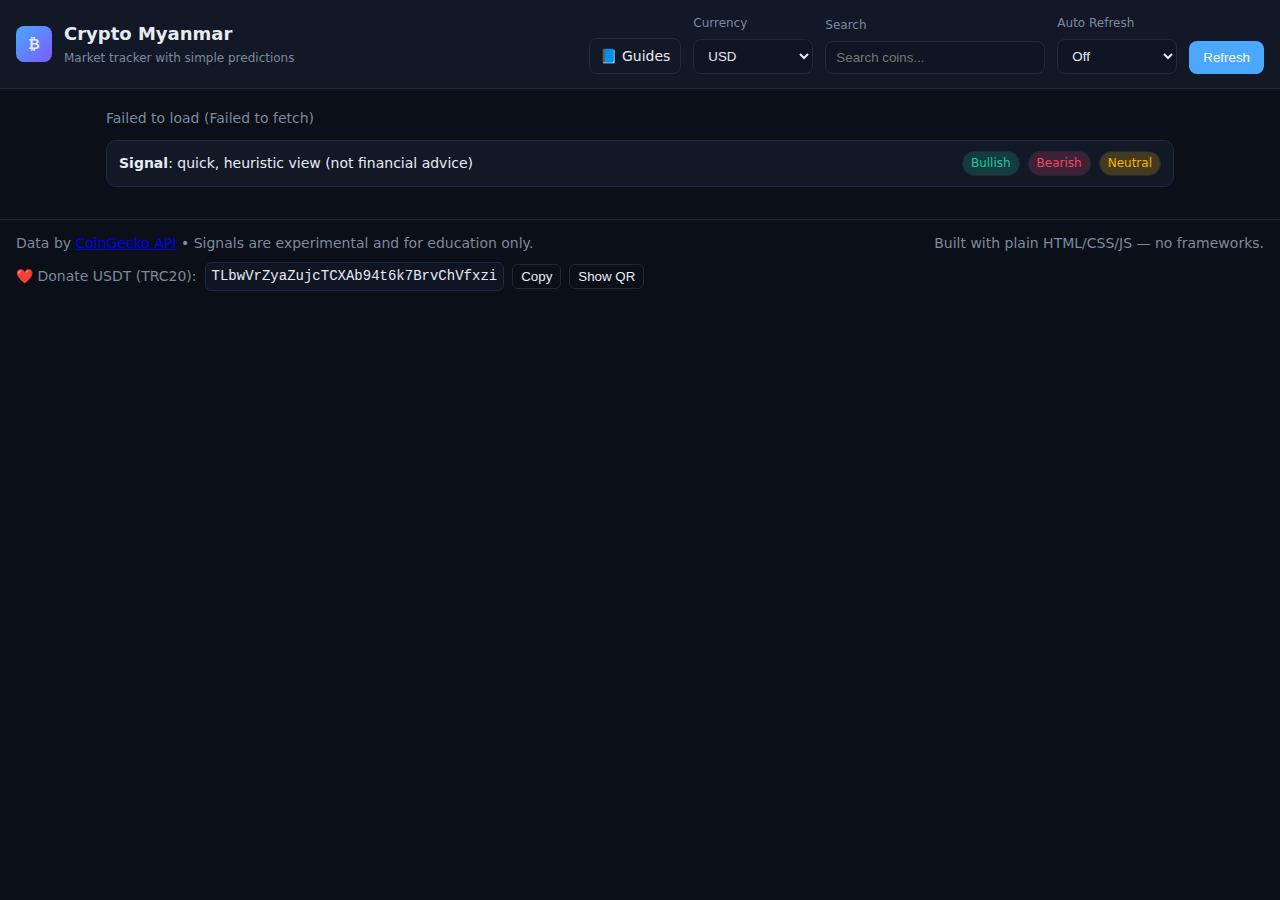
<file: index.html>
<!doctype html>
<html lang="en">
  <head>
    <meta charset="utf-8" />
    <meta name="viewport" content="width=device-width, initial-scale=1" />
    <title>Crypto Myanmar — Market Tracker & Signals</title>
    <meta name="description" content="Track major crypto prices with simple trend signals and forecasts." />
    <link rel="stylesheet" href="styles.css" />
  </head>
  <body>
    <header class="app-header">
      <div class="brand">
        <div class="logo">₿</div>
        <div class="titles">
          <h1>Crypto Myanmar</h1>
          <p class="subtitle">Market tracker with simple predictions</p>
        </div>
      </div>

      <div class="controls">
        <a class="nav-link" href="guides.html" title="Guides">📘 Guides</a>
        <div class="control-group">
          <label for="currency">Currency</label>
          <select id="currency">
            <option value="usd" selected>USD</option>
            <option value="mmk">MMK</option>
            <option value="eur">EUR</option>
            <option value="sgd">SGD</option>
            <option value="jpy">JPY</option>
          </select>
        </div>
        <div class="control-group">
          <label for="search">Search</label>
          <input id="search" type="search" placeholder="Search coins..." />
        </div>
        <div class="control-group">
          <label for="autorefresh">Auto Refresh</label>
          <select id="autorefresh">
            <option value="0" selected>Off</option>
            <option value="30">30s</option>
            <option value="60">1m</option>
            <option value="300">5m</option>
          </select>
        </div>
        <button id="refreshBtn" class="primary">Refresh</button>
      </div>
    </header>

    <main class="container">
      <section id="status" class="status">
        <span id="statusText">Loading markets…</span>
      </section>

      <section class="legend">
        <div>
          <strong>Signal</strong>: quick, heuristic view (not financial advice)
        </div>
        <div class="legend-items">
          <span class="badge bull">Bullish</span>
          <span class="badge bear">Bearish</span>
          <span class="badge neutral">Neutral</span>
        </div>
      </section>

      <section id="cards" class="cards"></section>
    </main>

    <footer class="app-footer">
      <div>
        Data by <a href="https://www.coingecko.com/en/api" target="_blank" rel="noreferrer noopener">CoinGecko API</a> •
        Signals are experimental and for education only.
      </div>
      <div>
        Built with plain HTML/CSS/JS — no frameworks.
      </div>
      <div class="donate">
        <span>❤️ Donate USDT (TRC20):</span>
        <span class="mono" id="donateAddr">TLbwVrZyaZujcTCXAb94t6k7BrvChVfxzi</span>
        <button id="copyDonate" class="copy-btn" title="Copy address">Copy</button>
        <button id="showQr" class="copy-btn" title="Show QR code">Show QR</button>
        <img id="qrImg" class="qr-img" alt="USDT (TRC20) QR code" hidden />
        <span id="copyToast" class="copy-toast" aria-live="polite" hidden>Copied!</span>
      </div>
    </footer>

    <div id="detailModal" class="modal" aria-hidden="true">
      <div class="panel" role="dialog" aria-modal="true" aria-labelledby="detailTitle">
        <div class="header">
          <div class="title">
            <img id="detailIcon" alt="" />
            <div>
              <div id="detailTitle" class="name">—</div>
              <div id="detailSubtitle" class="sym">—</div>
            </div>
          </div>
          <button id="detailClose" class="close-btn" aria-label="Close">Close</button>
        </div>
        <div class="body">
          <canvas id="detailChart" class="chart-lg"></canvas>
          <div id="detailInfo" class="rowline">—</div>
          <div id="detailTargets" class="levels"></div>
        </div>
      </div>
    </div>

    <script src="app.js"></script>
  </body>
  </html>
</file>
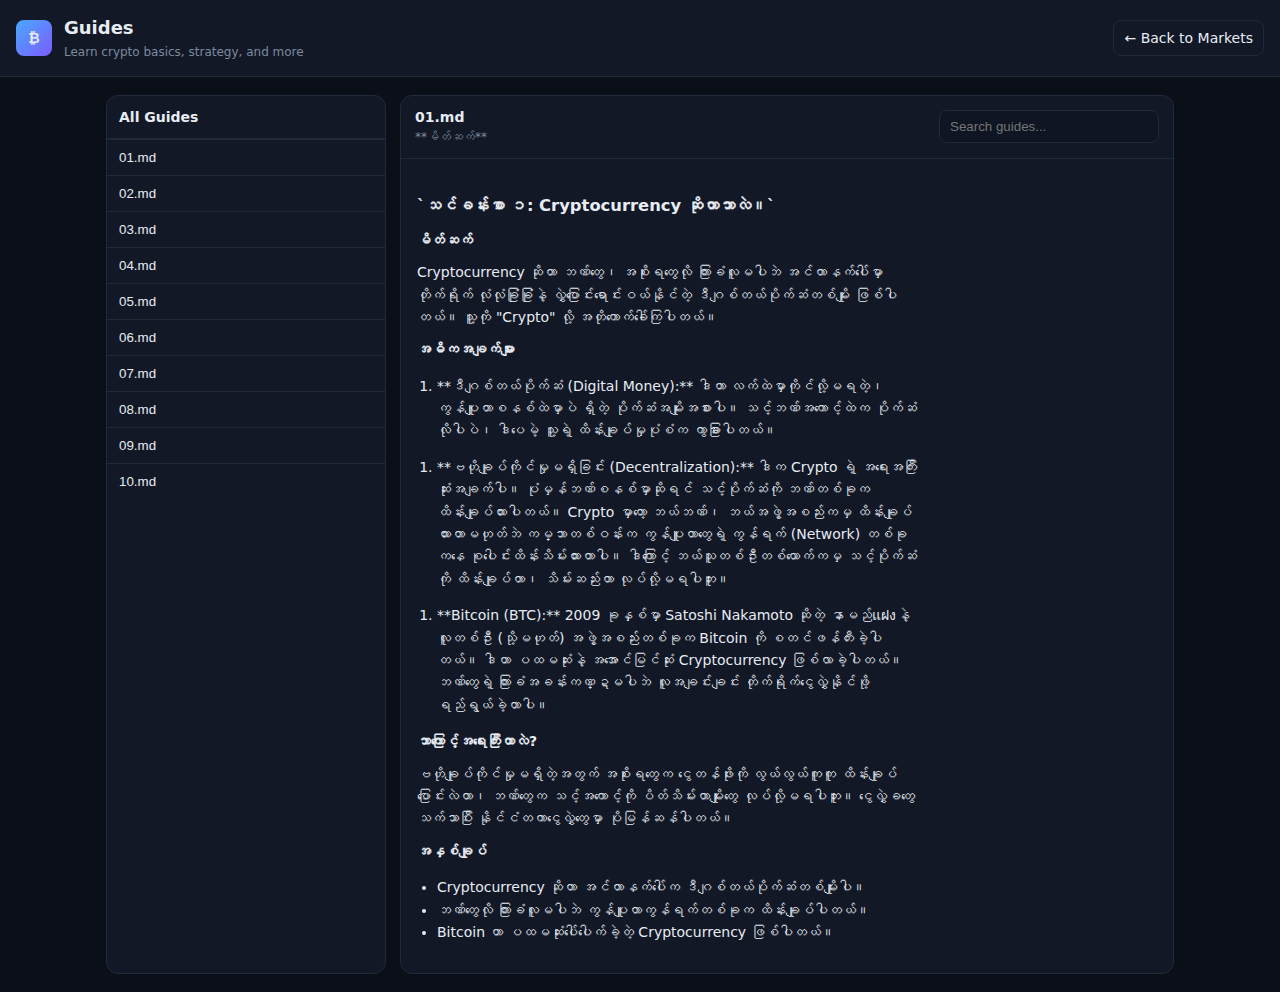
<file: guides.html>
<!doctype html>
<html lang="en">
  <head>
    <meta charset="utf-8" />
    <meta name="viewport" content="width=device-width, initial-scale=1" />
    <title>Guides — Crypto Myanmar</title>
    <link rel="stylesheet" href="styles.css" />
    <style>
      .guides-layout{display:grid;grid-template-columns:280px 1fr;gap:14px;max-width:1100px;margin:18px auto;padding:0 16px}
      .guides-sidebar{background:var(--panel);border:1px solid var(--border);border-radius:12px;overflow:hidden}
      .guides-sidebar header{padding:10px 12px;border-bottom:1px solid var(--border);font-weight:700}
      .guide-list{list-style:none;margin:0;padding:0;max-height:calc(100vh - 200px);overflow:auto}
      .guide-list li{border-top:1px solid var(--border)}
      .guide-list button{width:100%;text-align:left;display:block;padding:10px 12px;background:transparent;color:var(--text);border:none;cursor:pointer}
      .guide-list button:hover{background:rgba(255,255,255,0.03)}
      .guides-content{background:var(--panel);border:1px solid var(--border);border-radius:12px;min-height:60vh;overflow:hidden}
      .guides-content header{display:flex;align-items:center;justify-content:space-between;padding:10px 14px;border-bottom:1px solid var(--border)}
      .article{display:grid;grid-template-columns: minmax(0,1fr) 240px}
      .article main{padding:16px}
      .article aside{border-left:1px solid var(--border);padding:16px;display:none}
      .toc h4{margin:0 0 8px 0}
      .toc ul{list-style:none;padding:0;margin:0;display:flex;flex-direction:column;gap:6px}
      .toc a{color:var(--muted);text-decoration:none}
      .toc a:hover{color:var(--text)}
      .md h1,.md h2,.md h3{margin:18px 0 8px}
      .md p{margin:10px 0}
      .md code{font-family: ui-monospace, SFMono-Regular, Menlo, Monaco, Consolas, "Liberation Mono", monospace;background:var(--card);border:1px solid var(--border);padding:2px 4px;border-radius:4px}
      .md pre{background:var(--card);border:1px solid var(--border);padding:10px;border-radius:8px;overflow:auto}
      .md pre code{background:transparent;border:none;padding:0}
      .md blockquote{border-left:3px solid var(--border);margin:8px 0;padding:6px 10px;color:var(--muted);background:rgba(255,255,255,0.02)}
      .md ul,.md ol{padding-left:20px}
      .guide-meta{color:var(--muted);font-size:12px}
      @media(max-width:900px){.guides-layout{grid-template-columns:1fr}.article{grid-template-columns:1fr}.article aside{display:none}}
    </style>
  </head>
  <body>
    <header class="app-header">
      <div class="brand">
        <div class="logo">₿</div>
        <div class="titles">
          <h1>Guides</h1>
          <p class="subtitle">Learn crypto basics, strategy, and more</p>
        </div>
      </div>
      <div class="controls">
        <a class="nav-link" href="index.html">← Back to Markets</a>
      </div>
    </header>

    <div class="guides-layout">
      <aside class="guides-sidebar">
        <header>All Guides</header>
        <ul id="guideList" class="guide-list"></ul>
      </aside>
      <section class="guides-content">
        <header>
          <div>
            <div id="guideTitle" class="name">Pick a guide</div>
            <div id="guideMeta" class="guide-meta">—</div>
          </div>
          <div class="controls">
            <input id="guideSearch" type="search" placeholder="Search guides..." />
          </div>
        </header>
        <div class="article">
          <main class="md" id="guideBody"></main>
          <aside>
            <div class="toc">
              <h4>On this page</h4>
              <div id="guideToc"></div>
            </div>
          </aside>
        </div>
      </section>
    </div>

    <script src="guides.js"></script>
  </body>
  </html>
</file>
<file: styles.css>
:root{
  --bg:#0b0f17;--panel:#121826;--muted:#7c8a9e;--text:#e7ecf3;--green:#1cc8a0;--red:#ef476f;--amber:#f7b500;--blue:#4aa8ff;--border:#1f2a3d;--card:#0f1523
}
*{box-sizing:border-box}
html,body{margin:0;padding:0;background:var(--bg);color:var(--text);font:14px/1.6 system-ui,-apple-system,Segoe UI,Roboto,Ubuntu,"Helvetica Neue",Arial}
.app-header{display:flex;flex-wrap:wrap;align-items:center;justify-content:space-between;padding:14px 16px;border-bottom:1px solid var(--border);background:var(--panel);position:sticky;top:0;z-index:10}
.brand{display:flex;align-items:center;gap:12px}
.logo{width:36px;height:36px;border-radius:8px;background:linear-gradient(135deg,var(--blue),#7b5cff);display:flex;align-items:center;justify-content:center;font-weight:700}
.titles h1{margin:0;font-size:18px}
.subtitle{margin:0;color:var(--muted);font-size:12px}
.controls{display:flex;flex-wrap:wrap;gap:12px;align-items:end}
.nav-link{color:var(--text);text-decoration:none;border:1px solid var(--border);padding:6px 10px;border-radius:8px}
.nav-link:hover{border-color:var(--blue)}
.control-group{display:flex;flex-direction:column;gap:6px}
label{font-size:12px;color:var(--muted)}
select,input{background:var(--card);color:var(--text);border:1px solid var(--border);border-radius:8px;padding:8px 10px;min-width:120px}
input[type="search"]{min-width:220px}
.primary{background:var(--blue);border:none;color:#fff;padding:9px 14px;border-radius:8px;cursor:pointer}
.primary:hover{filter:brightness(1.05)}
.container{max-width:1100px;margin:18px auto;padding:0 16px}
.status{margin-bottom:10px;color:var(--muted)}
.legend{display:flex;align-items:center;justify-content:space-between;background:var(--panel);border:1px solid var(--border);border-radius:10px;padding:10px 12px;margin-bottom:14px}
.legend .legend-items{display:flex;gap:8px}
.badge{border-radius:999px;padding:2px 8px;border:1px solid var(--border);font-size:12px}
.badge.bull{background:color-mix(in srgb,var(--green) 20%, transparent);color:var(--green)}
.badge.bear{background:color-mix(in srgb,var(--red) 20%, transparent);color:var(--red)}
.badge.neutral{background:color-mix(in srgb,var(--amber) 22%, transparent);color:var(--amber)}
.cards{display:grid;grid-template-columns:repeat(auto-fill,minmax(290px,1fr));gap:12px}
.card{background:var(--panel);border:1px solid var(--border);border-radius:12px;padding:12px;display:flex;flex-direction:column;gap:10px}
.row{display:flex;align-items:center;justify-content:space-between;gap:10px}
.coin{display:flex;align-items:center;gap:10px}
.coin img{width:22px;height:22px;border-radius:50%;background:#111}
.name{font-weight:600}
.sym{color:var(--muted);text-transform:uppercase;font-size:12px}
.price{font-weight:700}
.chg{font-weight:600}
.chg.pos{color:var(--green)}
.chg.neg{color:var(--red)}
.pos{color:var(--green)}
.neg{color:var(--red)}
.meta{display:flex;gap:10px;color:var(--muted);font-size:12px}
.spark{width:100%;height:56px;background:var(--card);border:1px dashed var(--border);border-radius:8px}
.predict{display:flex;align-items:center;justify-content:space-between;gap:10px;padding-top:8px;border-top:1px dashed var(--border)}
.predict .signal{display:flex;align-items:center;gap:8px}
.pill{padding:3px 8px;border-radius:999px;border:1px solid var(--border);font-weight:600;font-size:12px}
.pill.bull{color:var(--green);background:color-mix(in srgb,var(--green) 16%, transparent)}
.pill.bear{color:var(--red);background:color-mix(in srgb,var(--red) 16%, transparent)}
.pill.neutral{color:var(--amber);background:color-mix(in srgb,var(--amber) 18%, transparent)}
.small{color:var(--muted);font-size:12px}
.indicators{display:flex;gap:12px;flex-wrap:wrap;color:var(--muted);font-size:12px;margin-top:4px}
.indicators strong{color:var(--text)}
.targets{display:flex;align-items:center;justify-content:space-between;gap:10px;padding-top:6px;border-top:1px dashed var(--border)}
.levels{display:flex;gap:6px;flex-wrap:wrap}
.chip{background:var(--card);border:1px solid var(--border);border-radius:999px;padding:2px 8px;font-size:12px}
.chip.up{color:var(--green)}
.chip.down{color:var(--red)}
.footer-note{color:var(--muted);font-size:12px}
.app-footer{margin:18px 0;padding:12px 16px;border-top:1px solid var(--border);display:flex;flex-wrap:wrap;gap:8px;align-items:center;justify-content:space-between;color:var(--muted)}
.donate{display:flex;align-items:center;gap:8px;flex-wrap:wrap}
.mono{font-family: ui-monospace, SFMono-Regular, Menlo, Monaco, Consolas, "Liberation Mono", "Courier New", monospace;color:var(--text);background:var(--card);border:1px solid var(--border);border-radius:6px;padding:2px 6px}
.copy-btn{background:transparent;border:1px solid var(--border);color:var(--text);border-radius:6px;padding:4px 8px;cursor:pointer}
.copy-btn:hover{border-color:var(--blue)}
.copy-toast{color:var(--green);font-size:12px}
.qr-img{width:120px;height:120px;border:1px solid var(--border);border-radius:8px;background:var(--card);object-fit:contain}

/* Detail Modal */
.modal{position:fixed;inset:0;display:none;align-items:center;justify-content:center;background:color-mix(in srgb, #000 50%, transparent);z-index:100}
.modal.open{display:flex}
.modal .panel{width:min(920px, 96vw);max-height:92vh;background:var(--panel);border:1px solid var(--border);border-radius:12px;display:flex;flex-direction:column;overflow:hidden}
.modal .header{display:flex;align-items:center;justify-content:space-between;padding:10px 12px;border-bottom:1px solid var(--border)}
.modal .title{display:flex;align-items:center;gap:10px}
.modal .title img{width:24px;height:24px;border-radius:50%}
.modal .body{padding:12px;display:flex;flex-direction:column;gap:10px}
.chart-lg{width:100%;height:280px;background:var(--card);border:1px solid var(--border);border-radius:10px}
.rowline{display:flex;align-items:center;gap:10px;flex-wrap:wrap;color:var(--muted);font-size:13px}
.close-btn{background:transparent;border:1px solid var(--border);color:var(--text);border-radius:8px;padding:6px 10px;cursor:pointer}
.btn{background:transparent;border:1px solid var(--border);color:var(--text);border-radius:8px;padding:6px 10px;cursor:pointer}
.btn:hover,.close-btn:hover{border-color:var(--blue)}
@media (max-width:680px){.controls{width:100%;justify-content:flex-start}.app-header{gap:10px}.legend{flex-direction:column;align-items:flex-start;gap:6px}}
</file>
